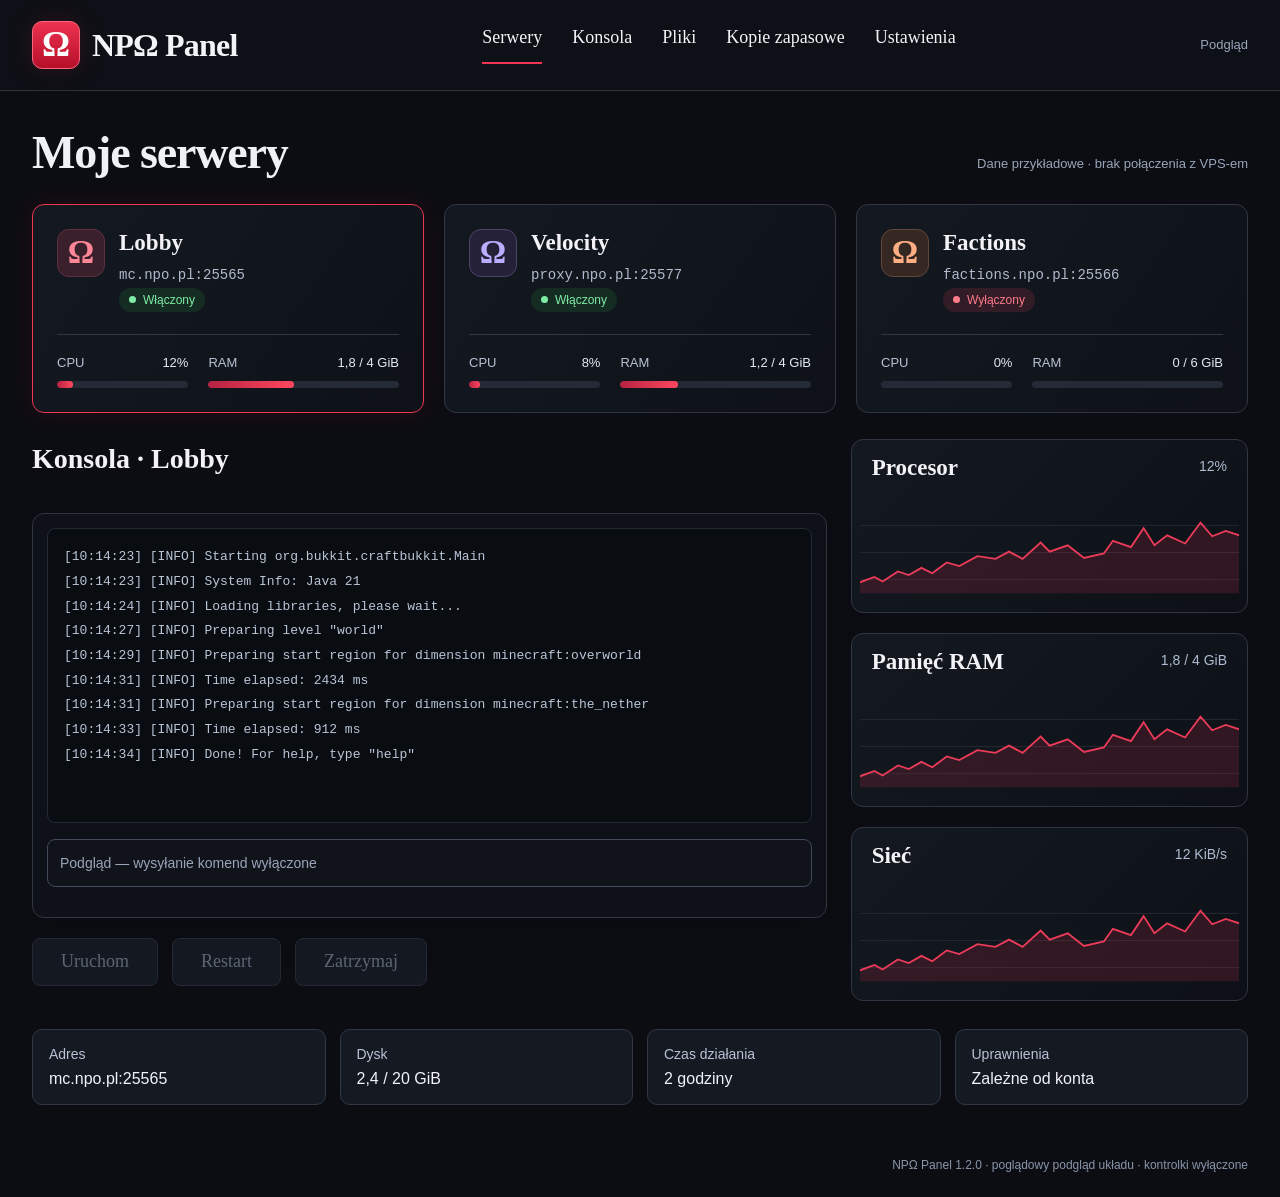
<file: preview/index.html>
<!doctype html><html lang="pl"><head><meta charset="utf-8"><meta name="viewport" content="width=device-width,initial-scale=1"><title>NPΩ Panel — podgląd 1.2.0</title><link rel="stylesheet" href="../assets/npomega.css"><style>
*{box-sizing:border-box}body{margin:0}a{color:inherit;text-decoration:none}.np-topbar-inner{margin:auto;display:flex;align-items:center;justify-content:space-between;gap:20px}.demo-nav{display:flex;gap:30px;font-family:Georgia,serif;font-size:18px}.demo-nav span:first-child{border-bottom:2px solid #ef3553;padding-bottom:14px}.demo-note{color:#99a5b9;font:13px/1.5 'Segoe UI',sans-serif}.np-console-name h1{margin:0}.np-console-power>div{display:flex;gap:14px}.np-console-power button{padding:12px 28px}.np-console-terminal{display:block}.np-console-terminal pre{font:13px/1.9 Consolas,monospace;white-space:pre-wrap;overflow-wrap:anywhere;color:#bac5d5;background:#090d12;padding:16px;border:1px solid #222a35;border-radius:8px;margin:0 0 16px;min-height:295px}.np-console-terminal input{width:100%;padding:12px;background:#0b1017;color:#abb6c9;border:1px solid #303542}.np-console-graphs h3{margin:0 12px 14px}.np-console-graphs small{float:right;font:14px/2 'Segoe UI',sans-serif;color:#aebbd0}.np-console-graphs svg{width:100%;height:100px}.np-console-details{padding:0}.np-console-details>div{padding:16px}.np-console-details p{margin:0 0 8px}footer{padding:25px 32px;text-align:right;color:#8996aa;font:12px 'Segoe UI',sans-serif}@media(max-width:800px){.demo-nav{display:none}.np-console-power button{padding:12px 16px}.np-console-terminal pre{font-size:12px}.np-shelf-heading{flex-wrap:wrap}}
</style></head><body><header class="np-topbar"><div class="np-topbar-inner"><div id="logo"><a href="#podglad">NPΩ Panel</a></div><nav class="demo-nav" aria-label="Podgląd menu"><span>Serwery</span><span>Konsola</span><span>Pliki</span><span>Kopie zapasowe</span><span>Ustawienia</span></nav><span class="demo-note">Podgląd</span></div></header><section id="np-server-shelf"><div class="np-shelf-heading"><h1>Moje serwery</h1><span class="demo-note">Dane przykładowe · brak połączenia z VPS-em</span></div><div class="np-live-cards"><a href="#podglad" class="np-live-card is-selected" data-state="running"><div class="np-card-heading"><span class="np-server-mark">Ω</span><div class="np-card-identity"><h2>Lobby</h2><p class="np-address">mc.npo.pl:25565</p></div><span class="np-server-status">Włączony</span></div><div class="np-card-stats"><div class="np-card-metric"><div><span>CPU</span><strong>12%</strong></div><div class="np-meter"><span style="width:12%"></span></div></div><div class="np-card-metric"><div><span>RAM</span><strong>1,8 / 4 GiB</strong></div><div class="np-meter"><span style="width:45%"></span></div></div></div></a><a href="#podglad" class="np-live-card " data-state="running"><div class="np-card-heading"><span class="np-server-mark">Ω</span><div class="np-card-identity"><h2>Velocity</h2><p class="np-address">proxy.npo.pl:25577</p></div><span class="np-server-status">Włączony</span></div><div class="np-card-stats"><div class="np-card-metric"><div><span>CPU</span><strong>8%</strong></div><div class="np-meter"><span style="width:8%"></span></div></div><div class="np-card-metric"><div><span>RAM</span><strong>1,2 / 4 GiB</strong></div><div class="np-meter"><span style="width:30%"></span></div></div></div></a><a href="#podglad" class="np-live-card " data-state="offline"><div class="np-card-heading"><span class="np-server-mark">Ω</span><div class="np-card-identity"><h2>Factions</h2><p class="np-address">factions.npo.pl:25566</p></div><span class="np-server-status">Wyłączony</span></div><div class="np-card-stats"><div class="np-card-metric"><div><span>CPU</span><strong>0%</strong></div><div class="np-meter"><span style="width:0%"></span></div></div><div class="np-card-metric"><div><span>RAM</span><strong>0 / 6 GiB</strong></div><div class="np-meter"><span style="width:0%"></span></div></div></div></a></div></section><main id="podglad" class="np-console-page"><div class="np-console-header"><div class="np-console-name"><h1>Lobby</h1></div><div class="np-console-power"><div><button disabled>Uruchom</button><button disabled>Restart</button><button disabled>Zatrzymaj</button></div></div></div><div class="np-console-main"><div class="np-console-terminal"><pre>[10:14:23] [INFO] Starting org.bukkit.craftbukkit.Main
[10:14:23] [INFO] System Info: Java 21
[10:14:24] [INFO] Loading libraries, please wait...
[10:14:27] [INFO] Preparing level "world"
[10:14:29] [INFO] Preparing start region for dimension minecraft:overworld
[10:14:31] [INFO] Time elapsed: 2434 ms
[10:14:31] [INFO] Preparing start region for dimension minecraft:the_nether
[10:14:33] [INFO] Time elapsed: 912 ms
[10:14:34] [INFO] Done! For help, type "help"</pre><input disabled aria-label="Komenda — podgląd" placeholder="Podgląd — wysyłanie komend wyłączone"></div><div class="np-console-details"><div><p>Adres</p>mc.npo.pl:25565</div><div><p>Dysk</p>2,4 / 20 GiB</div><div><p>Czas działania</p>2 godziny</div><div><p>Uprawnienia</p>Zależne od konta</div></div></div><aside class="np-console-graphs"><div><h3>Procesor <small>12%</small></h3><svg viewBox="0 0 420 100" role="img" aria-label="Przykładowy wykres: Procesor"><path d="M0 25H420M0 55H420M0 85H420" stroke="#252b35" fill="none"/><path d="M0 88L16 82L25 87L42 76L54 80L68 72L80 78L96 66L110 70L130 59L150 62L165 54L180 62L200 44L210 54L230 47L248 61L270 56L280 42L300 49L314 28L326 47L340 36L360 45L377 22L390 37L405 31L420 36V100H0Z" fill="#c52a4430"/><path d="M0 88L16 82L25 87L42 76L54 80L68 72L80 78L96 66L110 70L130 59L150 62L165 54L180 62L200 44L210 54L230 47L248 61L270 56L280 42L300 49L314 28L326 47L340 36L360 45L377 22L390 37L405 31L420 36" stroke="#ec3b59" stroke-width="2" fill="none"/></svg></div><div><h3>Pamięć RAM <small>1,8 / 4 GiB</small></h3><svg viewBox="0 0 420 100" role="img" aria-label="Przykładowy wykres: Pamięć RAM"><path d="M0 25H420M0 55H420M0 85H420" stroke="#252b35" fill="none"/><path d="M0 88L16 82L25 87L42 76L54 80L68 72L80 78L96 66L110 70L130 59L150 62L165 54L180 62L200 44L210 54L230 47L248 61L270 56L280 42L300 49L314 28L326 47L340 36L360 45L377 22L390 37L405 31L420 36V100H0Z" fill="#c52a4430"/><path d="M0 88L16 82L25 87L42 76L54 80L68 72L80 78L96 66L110 70L130 59L150 62L165 54L180 62L200 44L210 54L230 47L248 61L270 56L280 42L300 49L314 28L326 47L340 36L360 45L377 22L390 37L405 31L420 36" stroke="#ec3b59" stroke-width="2" fill="none"/></svg></div><div><h3>Sieć <small>12 KiB/s</small></h3><svg viewBox="0 0 420 100" role="img" aria-label="Przykładowy wykres: Sieć"><path d="M0 25H420M0 55H420M0 85H420" stroke="#252b35" fill="none"/><path d="M0 88L16 82L25 87L42 76L54 80L68 72L80 78L96 66L110 70L130 59L150 62L165 54L180 62L200 44L210 54L230 47L248 61L270 56L280 42L300 49L314 28L326 47L340 36L360 45L377 22L390 37L405 31L420 36V100H0Z" fill="#c52a4430"/><path d="M0 88L16 82L25 87L42 76L54 80L68 72L80 78L96 66L110 70L130 59L150 62L165 54L180 62L200 44L210 54L230 47L248 61L270 56L280 42L300 49L314 28L326 47L340 36L360 45L377 22L390 37L405 31L420 36" stroke="#ec3b59" stroke-width="2" fill="none"/></svg></div></aside></main><footer>NPΩ Panel 1.2.0 · poglądowy podgląd układu · kontrolki wyłączone</footer></body></html>
</file>
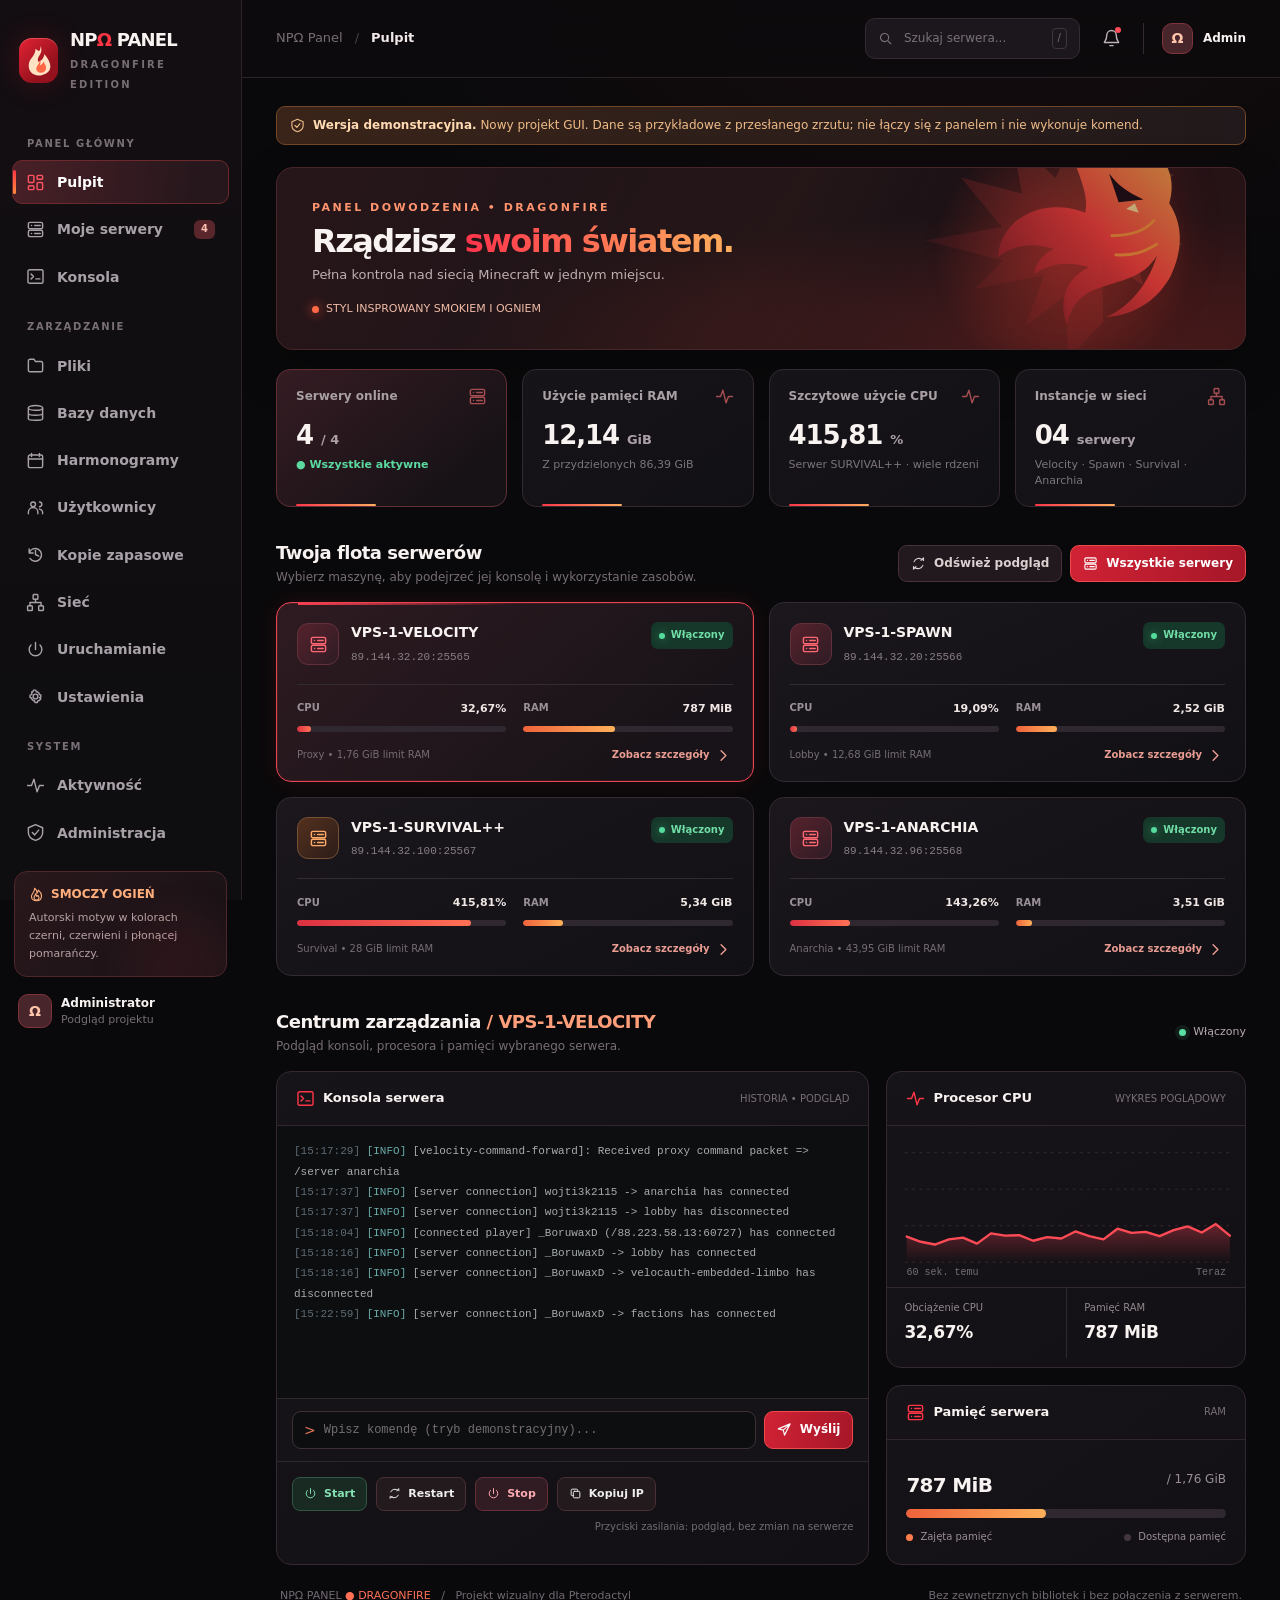
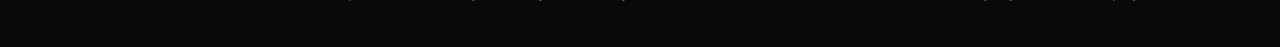
<file: themes/dragonfire-preview/index.html>
<!doctype html>
<html lang="pl">
<head>
  <meta charset="utf-8" />
  <meta name="viewport" content="width=device-width, initial-scale=1" />
  <meta name="theme-color" content="#0c0a0b" />
  <meta name="description" content="Smoczy Ogień — nowy projekt interfejsu panelu serwerów Pterodactyl." />
  <title>NPΩ Panel — DragonFire</title>
  <style>
    :root { --bg:#09090b;--nav:#100e11;--surface:#131216;--surface2:#19171c;--surface3:#211b20;--line:#2b242a;--line-strong:#4b2a2b;--text:#f8f2f0;--muted:#aaa0a4;--subtle:#776e73;--red:#ff3545;--red-dark:#b91529;--orange:#ff8b3d;--yellow:#ffcc73;--green:#56d4a0;--sidebar:242px;--shadow:0 20px 50px rgba(0,0,0,.22);font-synthesis:none; }
    *{box-sizing:border-box}html{scroll-behavior:smooth}body{margin:0;font:14px/1.45 Inter,'Segoe UI',system-ui,-apple-system,sans-serif;color:var(--text);background:var(--bg)}
    button,input{font:inherit}button{cursor:pointer}button:focus-visible,input:focus-visible{outline:2px solid #ff9b63;outline-offset:3px}svg{display:block}a{color:inherit;text-decoration:none}
    .symbols{position:absolute;width:0;height:0;overflow:hidden}.ic{width:19px;height:19px;stroke:currentColor;stroke-width:1.8;fill:none;stroke-linecap:round;stroke-linejoin:round;flex-shrink:0}.ic.sm{width:15px;height:15px}.ic.lg{width:24px;height:24px}
    .app{display:flex;min-height:100vh}.sidebar{width:var(--sidebar);flex:none;position:fixed;inset:0 auto 0 0;background:linear-gradient(180deg,#130e12,#100e11 48%,#0e0d10);border-right:1px solid #2c2228;z-index:25;display:flex;flex-direction:column;transition:transform .25s ease}
    .brand{padding:27px 19px 22px;display:flex;align-items:center;gap:12px}.brand-mark{width:42px;height:45px;border-radius:13px;display:grid;place-items:center;background:linear-gradient(135deg,#e42335,#95111d 70%);box-shadow:0 0 30px rgba(228,35,53,.2),inset 0 1px 0 #ff817e70;position:relative}.brand-mark svg{width:28px;height:32px}.brand-copy strong{font-size:18px;letter-spacing:-.8px;display:block;font-weight:850}.brand-copy strong em{font-style:normal;color:var(--red)}.brand-copy span{font-size:10px;letter-spacing:2.2px;color:var(--subtle);font-weight:800}
    .nav-group-label{color:#796f77;font-size:10px;letter-spacing:1.65px;font-weight:800;text-transform:uppercase;padding:21px 27px 9px}.nav{display:flex;flex-direction:column;gap:3px;padding:0 12px}.nav button{border:1px solid transparent;color:#a9a1a8;width:100%;background:transparent;display:flex;align-items:center;gap:12px;text-align:left;padding:11px 13px;border-radius:10px;font-weight:600;position:relative}.nav button:hover{background:#28171c;color:#fff}.nav button.active{border-color:#6f292d;background:linear-gradient(100deg,#492027 0%,#26171c 85%);color:#fff}.nav button.active:before{content:"";position:absolute;left:0;top:9px;bottom:9px;width:3px;background:linear-gradient(var(--red),var(--orange));border-radius:5px}.nav button.active .ic{color:#ff5361}.nav button .nav-badge{margin-left:auto;background:#59262b;color:#ffc0b4;font-size:10px;padding:2px 7px;border-radius:6px}.side-bottom{margin-top:auto;padding:16px 14px 21px}.side-card{padding:14px;background:linear-gradient(130deg,#29171b,#171216);border:1px solid #51262b;border-radius:13px;position:relative;overflow:hidden}.side-card:after{content:"";position:absolute;right:-16px;bottom:-55px;width:115px;height:115px;background:#ff384e12;filter:blur(20px);border-radius:50%}.side-card .side-title{display:flex;align-items:center;gap:7px;color:#ffae7c;font-size:12px;font-weight:800;margin-bottom:6px}.side-card p{margin:0;color:#b7a1a4;font-size:11px;line-height:1.6}.profile{display:flex;align-items:center;gap:9px;margin:17px 4px 0}.avatar{width:34px;height:34px;display:grid;place-items:center;background:#48242b;border:1px solid #7f333b;border-radius:10px;color:#ffc5aa;font-weight:800}.profile strong{display:block;font-size:12px}.profile span{display:block;color:var(--subtle);font-size:11px}
    .main{margin-left:var(--sidebar);width:calc(100% - var(--sidebar));min-width:0;position:relative}.main:before{content:"";position:absolute;pointer-events:none;top:0;left:0;right:0;height:400px;background:radial-gradient(ellipse at 70% 0%,#651b211f,transparent 60%);z-index:-1}.topbar{height:78px;padding:0 34px;display:flex;align-items:center;justify-content:space-between;border-bottom:1px solid #2b2328;background:#0d0b0eec;position:sticky;top:0;z-index:15;backdrop-filter:blur(16px)}.breadcrumb{display:flex;align-items:center;gap:12px;font-size:13px;color:var(--subtle)}.breadcrumb strong{color:#f3e8e8;font-weight:700}.slash{color:#4b4147}.top-actions{display:flex;align-items:center;gap:18px}.quick-search{display:flex;align-items:center;gap:9px;background:#1b171d;border:1px solid #352b32;border-radius:10px;padding:9px 12px;color:#7e747a;width:215px}.quick-search input{width:100%;color:#eee;border:0;outline:0;background:transparent;font-size:12px}.quick-search input::placeholder{color:#7b7178}.keycap{padding:2px 5px;color:#776e73;border:1px solid #41353d;border-radius:4px;font-size:10px}.icon-btn{border:0;background:transparent;color:#bcb1b7;padding:4px;position:relative}.icon-btn:hover{color:var(--red)}.notification-dot{width:6px;height:6px;border-radius:50%;background:#ff4c5a;position:absolute;right:4px;top:2px}.top-user{border-left:1px solid #342a31;padding-left:18px;display:flex;align-items:center;gap:10px}.top-user .avatar{width:31px;height:31px}.top-user span{font-size:12px;font-weight:700}.hamburger{display:none}
    .content{max-width:1700px;margin:0 auto;padding:28px 34px 45px}.demo-note{display:flex;align-items:center;gap:8px;border:1px solid #744727;color:#efbc89;background:linear-gradient(90deg,#3a2419,#21191b);border-radius:9px;padding:10px 13px;font-size:12px;margin-bottom:22px}.demo-note b{color:#ffdab3}
    .hero{border:1px solid #47262a;position:relative;min-height:183px;display:flex;align-items:center;padding:31px 35px;border-radius:17px;background:radial-gradient(ellipse at 80% 95%,#c331273d,transparent 52%),linear-gradient(110deg,#271619,#191217 62%,#291316);overflow:hidden;box-shadow:var(--shadow)}.hero:after{content:"";position:absolute;inset:0;background:linear-gradient(120deg,transparent 25%,#ff5b1a0a 50%,transparent 70%);pointer-events:none}.hero .eyebrow{font-size:11px;color:#ff946f;text-transform:uppercase;letter-spacing:2.5px;font-weight:800}.hero h1{font-size:clamp(26px,2.5vw,39px);margin:8px 0 8px;letter-spacing:-1.5px;line-height:1.08;font-weight:850}.hero h1 strong{background:linear-gradient(90deg,#ff344b,#ffb05d);background-clip:text;color:transparent}.hero p{font-size:13px;color:#bfafb0;margin:0}.hero-drawing{position:absolute;right:27px;top:-77px;width:344px;height:320px;opacity:.72;filter:drop-shadow(0 0 25px #ee33243a)}.hero-tag{display:inline-flex;gap:7px;align-items:center;margin-top:16px;font-size:11px;color:#f1bba7}.tiny-fire{width:7px;height:7px;background:#ff6945;border-radius:50%;box-shadow:0 0 12px #ff513e}
    .stats{display:grid;grid-template-columns:repeat(4,minmax(0,1fr));gap:15px;margin-top:19px}.stat{min-height:126px;background:linear-gradient(145deg,#171419,#111014);border:1px solid #33292f;border-radius:14px;padding:17px 19px;position:relative;overflow:hidden}.stat .label{font-size:12px;color:#a9a0a5;font-weight:600;display:flex;justify-content:space-between;align-items:center}.stat .label .ic{color:#a54d51}.stat .value{font-weight:830;font-size:26px;letter-spacing:-1.1px;margin:11px 0 2px}.stat .value small{font-size:13px;color:#aba0a5;font-weight:600;letter-spacing:0}.stat .desc{font-size:11px;color:#7c757b}.stat .desc b{color:#5bd9a1;font-weight:700}.stat::after{content:"";height:2px;width:35%;position:absolute;bottom:0;left:19px;background:linear-gradient(90deg,#ff3649,#ffae61);border-radius:4px}.stat.highlight{border-color:#603036;background:linear-gradient(140deg,#351c23,#171216 80%)}
    .section-title{margin:33px 0 16px;display:flex;justify-content:space-between;align-items:center;gap:15px}.section-title h2{font-size:18px;margin:0;font-weight:800;letter-spacing:-.5px}.section-title p{font-size:12px;color:var(--subtle);margin:3px 0 0}.section-actions{display:flex;gap:8px}.flat-button{display:flex;align-items:center;justify-content:center;gap:8px;border:1px solid #483137;background:#21191e;border-radius:9px;padding:9px 12px;font-size:12px;color:#ddd0d1;font-weight:700}.flat-button:hover{border-color:#a34b4d;color:#fff}.flat-button.primary{border-color:#ef4a4c;color:#fff;background:linear-gradient(100deg,#d12235,#a51728)}.flat-button.primary:hover{filter:brightness(1.18)}.flat-button:disabled{opacity:.5;cursor:not-allowed}
    .server-grid{display:grid;grid-template-columns:repeat(2,minmax(0,1fr));gap:15px}.server-card{border:1px solid #342b32;background:linear-gradient(155deg,#1b171c,#111015);border-radius:15px;padding:19px 20px 16px;transition:background .2s,border-color .2s,transform .2s;cursor:pointer;position:relative;overflow:hidden}.server-card:hover{transform:translateY(-2px);border-color:#a33a40}.server-card.selected{border-color:#ec4552;background:linear-gradient(140deg,#2e1b21 0,#181318 80%);box-shadow:inset 0 0 0 1px #e8394422,0 0 26px #db2d3120}.server-card.selected:before{content:"";height:2px;position:absolute;top:0;left:21px;right:50%;background:linear-gradient(90deg,#fa4052,transparent)}.server-header{display:flex;align-items:flex-start;justify-content:space-between;gap:15px}.server-heading{display:flex;align-items:center;gap:12px;min-width:0}.server-symbol{width:42px;height:42px;border:1px solid #63313b;border-radius:11px;background:linear-gradient(135deg,#56222c,#2e1c25);display:grid;place-items:center;color:#ff6772;flex:none}.server-symbol.orange{color:#ffaa69;border-color:#785033;background:linear-gradient(135deg,#54301e,#2c1d19)}.server-name{font-size:14px;font-weight:850;margin:0 0 2px;overflow-wrap:anywhere}.server-address{font-family:ui-monospace,SFMono-Regular,Consolas,monospace;color:#887e85;font-size:11px}.server-ellipsis{border:0;background:transparent;color:#a99ea6;padding:2px;display:grid;place-items:center}.server-ellipsis:hover{color:#fff}.status{display:inline-flex;align-items:center;gap:6px;font-size:10px;color:#70dca6;font-weight:750;border-radius:7px;padding:6px 8px;background:#16382a}.status:before{content:"";width:6px;height:6px;border-radius:50%;background:#55db9b;box-shadow:0 0 8px #55db9b88}.status.off{color:#d2abb0;background:#37242c}.status.off:before{background:#c2757d;box-shadow:none}.server-details{border-top:1px solid #322b30;display:grid;grid-template-columns:1fr 1fr;gap:17px;padding-top:16px;margin-top:18px}.metric-info{display:flex;align-items:center;justify-content:space-between;gap:8px;margin-bottom:9px}.metric-info span{font-size:10px;color:#9a9198;font-weight:700}.metric-info b{font-size:11px;color:#f0e7e5;font-weight:750}.progress-track{height:6px;border-radius:5px;background:#302830;overflow:hidden}.progress{height:100%;border-radius:5px;background:linear-gradient(90deg,#dc3041,#ff7255);max-width:100%}.progress.ram{background:linear-gradient(90deg,#ee623b,#ffb05a)}.server-footer{display:flex;justify-content:space-between;align-items:center;margin-top:14px;font-size:10px;color:#756d74}.server-footer .view{color:#e99c92;font-weight:750;display:flex;align-items:center;gap:4px}.empty{display:none;padding:30px;border:1px dashed #51323b;color:#bd9ca1;border-radius:12px;text-align:center}.empty.visible{display:block}
    .details-layout{display:grid;grid-template-columns:minmax(0,1.65fr) minmax(300px,1fr);gap:17px}.panel{background:linear-gradient(145deg,#171419,#121014);border:1px solid #342930;border-radius:15px;overflow:hidden}.panel-head{display:flex;align-items:center;justify-content:space-between;gap:10px;padding:17px 19px;border-bottom:1px solid #30262b}.panel-head h3{display:flex;align-items:center;gap:8px;font-size:13px;margin:0;font-weight:800}.panel-head h3 .ic{color:var(--red)}.panel-head .sub{font-size:10px;color:#796f76}.console{background:#0d0e10;padding:15px 17px;height:272px;overflow:auto;font:11px/1.85 ui-monospace,'Cascadia Code',Consolas,monospace;white-space:pre-wrap;overflow-wrap:anywhere;color:#a7acae}.console .log-time{color:#5e6c75}.console .log-info{color:#69aaa9}.console .log-success{color:#68db97}.console .log-warn{color:#ffbb75}.console .log-error{color:#ff6a78}.console-footer{display:flex;gap:8px;padding:12px 15px;border-top:1px solid #322830;background:#151317}.console-footer label{flex:1;display:flex;align-items:center;gap:8px;background:#0d0e10;border:1px solid #3c3035;border-radius:9px;padding:0 11px;color:#df785b;min-width:0}.console-footer input{width:100%;border:0;background:transparent;outline:0;color:#eee;font:12px ui-monospace,Consolas,monospace;padding:10px 0}.console-footer input::placeholder{color:#756e73}.control-bar{display:flex;align-items:center;gap:9px;padding:15px;border-top:1px solid #2f272d;flex-wrap:wrap}.control-bar .inline-help{margin-left:auto;font-size:10px;color:#736b73}.small-btn{display:inline-flex;gap:7px;align-items:center;padding:8px 11px;border-radius:8px;border:1px solid #4a3035;background:#221a1d;color:#eee;font-size:11px;font-weight:750}.small-btn:hover{background:#382228;border-color:#a43d44}.small-btn.run{color:#86e1b3;border-color:#315744;background:#192a23}.small-btn.stop{color:#ffabb2;border-color:#663039;background:#311c24}.small-btn .ic{width:13px;height:13px}.detail-side{display:flex;flex-direction:column;gap:17px}.chart-panel{padding-bottom:9px}.chart-container{padding:13px 12px 2px 17px}.chart-container svg{width:100%;height:auto;max-height:145px}.axis-labels{display:flex;justify-content:space-between;margin:-4px 19px 9px;color:#756d73;font:10px ui-monospace,monospace}.mini-stat-row{display:grid;grid-template-columns:1fr 1fr;gap:0;border-top:1px solid #30282e}.mini-stat{padding:13px 17px}.mini-stat+.mini-stat{border-left:1px solid #30282e}.mini-stat label{display:block;color:#92888e;font-size:10px;margin-bottom:5px}.mini-stat b{font-size:17px;font-weight:800;letter-spacing:-.4px}.mini-stat small{font-size:10px;color:#aba0a5}.ram-box{padding:19px}.ram-box .ram-top{display:flex;justify-content:space-between;gap:8px;margin:12px 0 9px}.ram-top b{font-size:20px;letter-spacing:-.7px}.ram-top span{font-size:12px;color:#9a8f96}.legend{display:flex;justify-content:space-between;gap:10px;margin-top:12px;color:#998d94;font-size:10px}.legend span{display:flex;align-items:center;gap:7px}.legend i{display:inline-block;width:7px;height:7px;border-radius:50%;background:#ff7e4c}.legend i.muted{background:#433640}
    .footer{padding:23px 4px 0;display:flex;gap:10px;align-items:center;justify-content:space-between;color:#736972;font-size:11px}.footer em{font-style:normal;color:#ff7057}.drawer-overlay{display:none}.toast{position:fixed;right:22px;bottom:22px;z-index:40;padding:13px 16px;background:#2d1d22;border:1px solid #9b3d43;color:#fff;border-radius:10px;box-shadow:0 10px 35px #0008;font-size:12px;max-width:350px;opacity:0;transform:translateY(12px);pointer-events:none;transition:opacity .2s,transform .2s}.toast.visible{opacity:1;transform:none}.section-else{padding:23px;border:1px dashed #5d333a;border-radius:12px;background:#1c1519;color:#b9a8ad;display:none;margin-top:16px}.section-else h3{margin:0 0 7px;color:#fff}.section-else p{margin:0;font-size:12px}.quick-tools{display:flex;align-items:center;gap:7px}.pulse-dot{width:7px;height:7px;background:#5bdea1;border-radius:50%;box-shadow:0 0 0 4px #5bdea119}
    #servers,#consoleSection{scroll-margin-top:95px}
    @media(min-width:1750px){.server-grid{grid-template-columns:repeat(4,minmax(0,1fr))}.server-details{gap:10px}.server-card{padding:17px}.stats{gap:18px}.content{padding-inline:46px}}
    @media(max-width:1190px){.stats{grid-template-columns:repeat(2,minmax(0,1fr))}.details-layout{grid-template-columns:1fr}.detail-side{display:grid;grid-template-columns:1fr 1fr}.hero-drawing{right:-30px}.quick-search{width:165px}}
    @media(max-width:800px){:root{--sidebar:242px}.sidebar{transform:translateX(-100%);box-shadow:15px 0 60px #0008}.sidebar.open{transform:none}.drawer-overlay.open{display:block;position:fixed;inset:0;background:#0009;z-index:24}.main{margin-left:0;width:100%}.topbar{height:68px;padding:0 18px}.hamburger{display:block}.breadcrumb{margin-right:auto;margin-left:12px}.top-user{display:none}.content{padding:22px 18px}.quick-search{width:35px;border:0;background:transparent;padding:0}.quick-search input,.quick-search .keycap{display:none}.top-actions{gap:11px}.hero{padding:27px 23px;min-height:160px}.hero-drawing{opacity:.35;right:-100px}.hero p{max-width:390px}}
    @media(max-width:590px){.hero h1{font-size:29px;max-width:300px}.hero p{max-width:245px}.stats{grid-template-columns:repeat(2,1fr);gap:10px}.stat{min-height:112px;padding:13px}.stat .value{font-size:21px}.stat .label{font-size:10px}.stat .desc{font-size:10px}.server-grid,.detail-side{grid-template-columns:1fr}.section-title{align-items:flex-start}.section-actions .flat-button:nth-child(2){display:none}.section-title h2{font-size:16px}.server-card{padding:16px}.server-name{font-size:13px}.footer{flex-direction:column;align-items:flex-start}.control-bar .inline-help{width:100%;margin-left:0}}
    @media(prefers-reduced-motion:reduce){*,*:before,*:after{transition:none!important;scroll-behavior:auto!important}}
  </style>
</head>
<body>
<svg class="symbols" aria-hidden="true" xmlns="http://www.w3.org/2000/svg">
  <symbol id="i-dashboard" viewBox="0 0 24 24"><rect x="3" y="3" width="7" height="9" rx="1.5"/><rect x="14" y="3" width="7" height="5" rx="1.5"/><rect x="14" y="12" width="7" height="9" rx="1.5"/><rect x="3" y="16" width="7" height="5" rx="1.5"/></symbol>
  <symbol id="i-server" viewBox="0 0 24 24"><rect x="3" y="3" width="18" height="8" rx="2"/><rect x="3" y="13" width="18" height="8" rx="2"/><path d="M7 7h.01M7 17h.01M11 7h7M11 17h7"/></symbol>
  <symbol id="i-console" viewBox="0 0 24 24"><rect x="2.5" y="3.5" width="19" height="17" rx="2"/><path d="m6.5 9 3 3-3 3M12.5 15h5"/></symbol>
  <symbol id="i-folder" viewBox="0 0 24 24"><path d="M3 6a2 2 0 0 1 2-2h5l2 3h7a2 2 0 0 1 2 2v9a2 2 0 0 1-2 2H5a2 2 0 0 1-2-2z"/></symbol>
  <symbol id="i-db" viewBox="0 0 24 24"><ellipse cx="12" cy="5" rx="9" ry="3"/><path d="M3 5v14c0 2 18 2 18 0V5M3 12c0 3 18 3 18 0"/></symbol>
  <symbol id="i-calendar" viewBox="0 0 24 24"><rect x="3" y="5" width="18" height="16" rx="2"/><path d="M7 3v4M17 3v4M3 10h18"/></symbol>
  <symbol id="i-users" viewBox="0 0 24 24"><circle cx="9" cy="8" r="3"/><path d="M3 20v-2a6 6 0 0 1 12 0v2M17 5a3 3 0 0 1 0 6M17 14a5 5 0 0 1 4 5v1"/></symbol>
  <symbol id="i-backup" viewBox="0 0 24 24"><path d="M4 10A8 8 0 1 1 5 17M4 5v5h5M12 7v5l4 2"/></symbol>
  <symbol id="i-network" viewBox="0 0 24 24"><rect x="9" y="2" width="6" height="6" rx="1"/><rect x="2" y="16" width="6" height="6" rx="1"/><rect x="16" y="16" width="6" height="6" rx="1"/><path d="M12 8v4M5 16v-4h14v4"/></symbol>
  <symbol id="i-power" viewBox="0 0 24 24"><path d="M12 3v9M6.3 6.3a8 8 0 1 0 11.4 0"/></symbol>
  <symbol id="i-settings" viewBox="0 0 24 24"><circle cx="12" cy="12" r="3"/><path d="M19.4 15a1 1 0 0 0 .2 1.1l.1.1-2.2 2.2a1 1 0 0 0-1.1-.1l-.4.2-.5 2h-3l-.5-2-.4-.2a1 1 0 0 0-1.1.1l-2.2-2.2a1 1 0 0 0 .1-1.1l-.2-.4-2-.5v-3l2-.5.2-.4a1 1 0 0 0-.1-1.1L8.5 7a1 1 0 0 0 1.1.1l.4-.2.5-2h3l.5 2 .4.2a1 1 0 0 0 1.1-.1L17.7 9a1 1 0 0 0-.1 1.1l.2.4 2 .5v3l-2 .5z" transform="translate(-1.1 -1)"/></symbol>
  <symbol id="i-activity" viewBox="0 0 24 24"><path d="M2 12h5l3-8 4 16 3-8h5"/></symbol>
  <symbol id="i-search" viewBox="0 0 24 24"><circle cx="10.5" cy="10.5" r="6.5"/><path d="m15.4 15.4 5 5"/></symbol>
  <symbol id="i-bell" viewBox="0 0 24 24"><path d="M18 8a6 6 0 0 0-12 0c0 7-3 7-3 9h18c0-2-3-2-3-9M10 21h4"/></symbol>
  <symbol id="i-chevron" viewBox="0 0 24 24"><path d="m9 18 6-6-6-6"/></symbol>
  <symbol id="i-copy" viewBox="0 0 24 24"><rect x="8" y="8" width="12" height="12" rx="2"/><path d="M16 8V6a2 2 0 0 0-2-2H6a2 2 0 0 0-2 2v8a2 2 0 0 0 2 2h2"/></symbol>
  <symbol id="i-more" viewBox="0 0 24 24"><circle cx="5" cy="12" r="1"/><circle cx="12" cy="12" r="1"/><circle cx="19" cy="12" r="1"/></symbol>
  <symbol id="i-flame" viewBox="0 0 24 24"><path d="M12 22c5 0 8-3.5 8-8.1 0-4-2.6-7-5-9-.3 3-1.3 4.5-2.4 5.3C13.6 5.4 11 3.6 9 2c-.2 3.5-1 5.7-2.9 8C4.8 11.6 4 13 4 15c0 4.2 3.5 7 8 7Z"/><path d="M12 21c2.4 0 4-1.8 4-4.1 0-1.3-.6-2.4-1.7-3.7-.2 1.3-.9 1.8-1.7 2.1-.1-1.9-1.3-3.2-2.4-4.3 0 1.8-.6 2.8-1.5 4-1.7 2.5-.2 6 3.3 6Z"/></symbol>
  <symbol id="i-shield" viewBox="0 0 24 24"><path d="m12 2 9 4v6c0 5-4 8.5-9 10-5-1.5-9-5-9-10V6zM8 12l3 3 5-6"/></symbol>
  <symbol id="i-menu" viewBox="0 0 24 24"><path d="M3 6h18M3 12h18M3 18h18"/></symbol>
  <symbol id="i-refresh" viewBox="0 0 24 24"><path d="M20 7V3l-4 4M4 17v4l4-4M5 9a8 8 0 0 1 13-3M19 15a8 8 0 0 1-13 3"/></symbol>
  <symbol id="i-send" viewBox="0 0 24 24"><path d="m21 3-9 18-2-8-8-2zM10 13 21 3"/></symbol>
  <symbol id="i-external" viewBox="0 0 24 24"><path d="M13 5h6v6M19 5l-9 9M19 13v6H5V5h6"/></symbol>
</svg>
<div class="app">
  <aside class="sidebar" id="sidebar">
    <div class="brand">
      <div class="brand-mark" aria-label="Symbol płomienia"><svg viewBox="0 0 32 36" xmlns="http://www.w3.org/2000/svg"><path d="M18 2c3 10-5 11-3 18 4-1 7-5 7-9 11 12 8 22-2 24C8 38 2 29 5 20c2-5 7-8 7-15 4 3 5 5 6-3Z" fill="#ffe2c4"/><path d="M17 17c1 5-5 7-4 12 2 5 10 5 11-1 1-4-3-7-3-9 0 3-2 4-4 5 1-3 1-5 0-7Z" fill="#ff6745"/></svg></div>
      <div class="brand-copy"><strong>NP<em>Ω</em> PANEL</strong><span>DRAGONFIRE EDITION</span></div>
    </div>
    <div class="nav-group-label">Panel główny</div>
    <nav class="nav" aria-label="Nawigacja główna">
      <button class="active" data-nav="Pulpit"><svg class="ic"><use href="#i-dashboard"/></svg>Pulpit</button>
      <button data-nav="Serwery"><svg class="ic"><use href="#i-server"/></svg>Moje serwery<span class="nav-badge">4</span></button>
      <button data-nav="Konsola"><svg class="ic"><use href="#i-console"/></svg>Konsola</button>
    </nav>
    <div class="nav-group-label">Zarządzanie</div>
    <nav class="nav" aria-label="Zarządzanie">
      <button data-nav="Pliki"><svg class="ic"><use href="#i-folder"/></svg>Pliki</button>
      <button data-nav="Bazy danych"><svg class="ic"><use href="#i-db"/></svg>Bazy danych</button>
      <button data-nav="Harmonogramy"><svg class="ic"><use href="#i-calendar"/></svg>Harmonogramy</button>
      <button data-nav="Użytkownicy"><svg class="ic"><use href="#i-users"/></svg>Użytkownicy</button>
      <button data-nav="Kopie zapasowe"><svg class="ic"><use href="#i-backup"/></svg>Kopie zapasowe</button>
      <button data-nav="Sieć"><svg class="ic"><use href="#i-network"/></svg>Sieć</button>
      <button data-nav="Uruchamianie"><svg class="ic"><use href="#i-power"/></svg>Uruchamianie</button>
      <button data-nav="Ustawienia"><svg class="ic"><use href="#i-settings"/></svg>Ustawienia</button>
    </nav>
    <div class="nav-group-label">System</div>
    <nav class="nav" aria-label="System">
      <button data-nav="Aktywność"><svg class="ic"><use href="#i-activity"/></svg>Aktywność</button>
      <button data-nav="Administracja"><svg class="ic"><use href="#i-shield"/></svg>Administracja</button>
    </nav>
    <div class="side-bottom">
      <div class="side-card"><div class="side-title"><svg class="ic sm"><use href="#i-flame"/></svg> SMOCZY OGIEŃ</div><p>Autorski motyw w kolorach czerni, czerwieni i płonącej pomarańczy.</p></div>
      <div class="profile"><div class="avatar">Ω</div><div><strong>Administrator</strong><span>Podgląd projektu</span></div></div>
    </div>
  </aside>
  <div class="drawer-overlay" id="overlay"></div>
  <main class="main">
    <header class="topbar">
      <button class="icon-btn hamburger" id="hamburger" aria-label="Otwórz menu"><svg class="ic lg"><use href="#i-menu"/></svg></button>
      <div class="breadcrumb"><span>NPΩ Panel</span><span class="slash">/</span><strong id="breadcrumbCurrent">Pulpit</strong></div>
      <div class="top-actions"><label class="quick-search"><svg class="ic sm"><use href="#i-search"/></svg><input id="search" aria-label="Filtruj serwery" placeholder="Szukaj serwera..."/><span class="keycap">/</span></label><button class="icon-btn" id="bell" aria-label="Powiadomienia"><svg class="ic"><use href="#i-bell"/></svg><i class="notification-dot"></i></button><div class="top-user"><div class="avatar">Ω</div><span>Admin</span></div></div>
    </header>
    <div class="content">
      <div class="demo-note"><svg class="ic sm"><use href="#i-shield"/></svg><span><b>Wersja demonstracyjna.</b> Nowy projekt GUI. Dane są przykładowe z przesłanego zrzutu; nie łączy się z panelem i nie wykonuje komend.</span></div>
      <section class="hero" aria-labelledby="hero-title">
        <div style="position:relative;z-index:1"><div class="eyebrow">Panel dowodzenia • DragonFire</div><h1 id="hero-title">Rządzisz <strong>swoim światem.</strong></h1><p>Pełna kontrola nad siecią Minecraft w jednym miejscu.</p><div class="hero-tag"><i class="tiny-fire"></i> STYL INSPROWANY SMOKIEM I OGNIEM</div></div>
        <svg class="hero-drawing" viewBox="0 0 360 330" aria-hidden="true"><defs><linearGradient id="dragonGradient" x1="0" x2="1" y1="1" y2="0"><stop offset="0" stop-color="#a81830" stop-opacity=".25"/><stop offset=".55" stop-color="#ff413d"/><stop offset="1" stop-color="#ffb04d"/></linearGradient><radialGradient id="dragonGlow"><stop stop-color="#ff4935" stop-opacity=".4"/><stop offset="1" stop-color="#ff4935" stop-opacity="0"/></radialGradient></defs><circle cx="198" cy="169" r="136" fill="url(#dragonGlow)"/><path d="M262 44 227 79l-13-46-24 56-47-47 12 63-64-17 43 52-81 14 82 21-30 30 73-15-19 53 42-32 2 67 37-39-2-68 44 30-18-57 59 15-48-42 39-32-59-7 20-36-56 16Z" fill="url(#dragonGradient)" opacity=".23"/><path d="M294 61c-38 23-65 18-85 8 7 21 16 39 12 56-18-8-44-8-62 2-18 9-29 28-29 44 17-13 39-15 58-8-12 6-20 16-20 26 17-12 37-13 57-7-26 12-32 39-23 60 4-21 17-33 33-38 25-9 47-11 61-34-9 30-29 54-53 64 31-2 55-19 68-44 11-24 14-50-2-75 7-23-1-43-15-54Z" fill="url(#dragonGradient)"/><path d="M282 111c-18-8-27-15-36-27l10 30 26-3Z" fill="#190c13"/><path d="m273 115-9 6 13 4Z" fill="#ffdf9c"/><path d="M293 133c-11 13-28 16-44 16m47 9c-13 8-25 12-43 11" stroke="#ff963c" stroke-width="3" stroke-linecap="round" fill="none"/><path d="M241 79 213 42m39 41 13-36" stroke="#ff773e" stroke-width="4" stroke-linecap="round" opacity=".7"/></svg>
      </section>
      <section class="stats" aria-label="Statystyki"><div class="stat highlight"><div class="label">Serwery online <svg class="ic"><use href="#i-server"/></svg></div><div class="value" id="stat-online">4 <small>/ 4</small></div><div class="desc"><b>● Wszystkie aktywne</b></div></div><div class="stat"><div class="label">Użycie pamięci RAM <svg class="ic"><use href="#i-activity"/></svg></div><div class="value">12,14 <small>GiB</small></div><div class="desc">Z przydzielonych 86,39 GiB</div></div><div class="stat"><div class="label">Szczytowe użycie CPU <svg class="ic"><use href="#i-activity"/></svg></div><div class="value">415,81 <small>%</small></div><div class="desc">Serwer SURVIVAL++ · wiele rdzeni</div></div><div class="stat"><div class="label">Instancje w sieci <svg class="ic"><use href="#i-network"/></svg></div><div class="value">04 <small>serwery</small></div><div class="desc">Velocity · Spawn · Survival · Anarchia</div></div></section>
      <section id="servers" aria-labelledby="serversTitle"><div class="section-title"><div><h2 id="serversTitle">Twoja flota serwerów</h2><p>Wybierz maszynę, aby podejrzeć jej konsolę i wykorzystanie zasobów.</p></div><div class="section-actions"><button class="flat-button" id="refresh"><svg class="ic sm"><use href="#i-refresh"/></svg>Odśwież podgląd</button><button class="flat-button primary" id="all-servers"><svg class="ic sm"><use href="#i-server"/></svg>Wszystkie serwery</button></div></div>
        <div class="server-grid" id="serverGrid"></div><div class="empty" id="empty">Nie znaleziono serwera o takiej nazwie lub adresie.</div>
      </section>
      <section id="consoleSection" aria-labelledby="detailsTitle"><div class="section-title"><div><h2 id="detailsTitle">Centrum zarządzania <span id="selectedHeading" style="color:#ff9e7a">/ VPS-1-VELOCITY</span></h2><p>Podgląd konsoli, procesora i pamięci wybranego serwera.</p></div><div class="quick-tools"><span class="pulse-dot"></span><span id="selectedState" style="font-size:11px;color:#b6a9af">Włączony</span></div></div>
        <div class="details-layout"><div class="panel"><div class="panel-head"><h3><svg class="ic"><use href="#i-console"/></svg>Konsola serwera</h3><span class="sub">HISTORIA • PODGLĄD</span></div><div class="console" id="consoleLines" aria-live="polite"></div><form class="console-footer" id="commandForm"><label><span>&gt;</span><input id="commandInput" autocomplete="off" placeholder="Wpisz komendę (tryb demonstracyjny)..."/></label><button class="flat-button primary" type="submit" aria-label="Wyślij komendę w podglądzie"><svg class="ic sm"><use href="#i-send"/></svg>Wyślij</button></form><div class="control-bar"><button class="small-btn run" data-action="start"><svg class="ic"><use href="#i-power"/></svg>Start</button><button class="small-btn" data-action="restart"><svg class="ic"><use href="#i-refresh"/></svg>Restart</button><button class="small-btn stop" data-action="stop"><svg class="ic"><use href="#i-power"/></svg>Stop</button><button class="small-btn" data-action="copy"><svg class="ic"><use href="#i-copy"/></svg>Kopiuj IP</button><span class="inline-help">Przyciski zasilania: podgląd, bez zmian na serwerze</span></div></div>
          <div class="detail-side"><div class="panel chart-panel"><div class="panel-head"><h3><svg class="ic"><use href="#i-activity"/></svg>Procesor CPU</h3><span class="sub">WYKRES POGLĄDOWY</span></div><div class="chart-container"><svg viewBox="0 0 360 142" aria-label="Przykładowa historia zużycia CPU" role="img"><defs><linearGradient id="cpuFill" x1="0" x2="0" y1="0" y2="1"><stop offset="0" stop-color="#fb4152" stop-opacity=".36"/><stop offset="1" stop-color="#fb4152" stop-opacity="0"/></linearGradient></defs><path d="M1 15H359 M1 55H359 M1 95H359 M1 135H359" stroke="#3c2a32" stroke-width="1" stroke-dasharray="3 5"/><path id="cpuArea" fill="url(#cpuFill)"/><path id="cpuPath" fill="none" stroke="#ff4b56" stroke-width="2.6" stroke-linecap="round" stroke-linejoin="round"/></svg></div><div class="axis-labels"><span>60 sek. temu</span><span>Teraz</span></div><div class="mini-stat-row"><div class="mini-stat"><label>Obciążenie CPU</label><b id="selectedCPU">32,67%</b></div><div class="mini-stat"><label>Pamięć RAM</label><b id="selectedRamShort">787 <small>MiB</small></b></div></div></div><div class="panel"><div class="panel-head"><h3><svg class="ic"><use href="#i-server"/></svg>Pamięć serwera</h3><span class="sub">RAM</span></div><div class="ram-box"><div class="ram-top"><b id="ramCurrent">787 MiB</b><span id="ramMax">/ 1,76 GiB</span></div><div class="progress-track" style="height:9px"><div class="progress ram" id="ramProgress" style="width:44%"></div></div><div class="legend"><span><i></i> Zajęta pamięć</span><span><i class="muted"></i> Dostępna pamięć</span></div></div></div></div>
        </div>
      </section>
      <div class="section-else" id="otherView"><h3 id="otherTitle">Sekcja projektu</h3><p id="otherCopy">Ta część wymaga podłączenia do oryginalnego panelu Pterodactyl. Obecny plik jest prezentacją wyglądu i nawigacji.</p></div>
      <footer class="footer"><span>NPΩ PANEL <em>● DRAGONFIRE</em> &nbsp; / &nbsp; Projekt wizualny dla Pterodactyl</span><span>Bez zewnętrznych bibliotek i bez połączenia z serwerem.</span></footer>
    </div>
  </main>
</div>
<div class="toast" id="toast" role="status" aria-live="polite"></div>
<script>
(()=>{
  'use strict';
  const servers=[
    {id:'velocity',name:'VPS-1-VELOCITY',address:'89.144.32.20:25565',cpu:32.67,cpuText:'32,67%',ram:787/1024,ramText:'787 MiB',ramTotal:1.76,ramTotalText:'1,76 GiB',color:'red',state:'online',players:'Proxy',logs:[['15:17:29','INFO','[velocity-command-forward]: Received proxy command packet => /server anarchia'],['15:17:37','INFO','[server connection] wojti3k2115 -> anarchia has connected'],['15:17:37','INFO','[server connection] wojti3k2115 -> lobby has disconnected'],['15:18:04','INFO','[connected player] _BoruwaxD (/88.223.58.13:60727) has connected'],['15:18:16','INFO','[server connection] _BoruwaxD -> lobby has connected'],['15:18:16','INFO','[server connection] _BoruwaxD -> velocauth-embedded-limbo has disconnected'],['15:22:59','INFO','[server connection] _BoruwaxD -> factions has connected']]},
    {id:'spawn',name:'VPS-1-SPAWN',address:'89.144.32.20:25566',cpu:19.09,cpuText:'19,09%',ram:2.52,ramText:'2,52 GiB',ramTotal:12.68,ramTotalText:'12,68 GiB',color:'red',state:'online',players:'Lobby',logs:[['15:15:09','INFO','[Server thread/INFO]: Done! Lobby ready for players.'],['15:16:02','INFO','[LuckPerms] Successfully connected to the database.'],['15:17:19','INFO','[TAB] Player list updated.'],['15:18:16','INFO','[Server thread/INFO]: _BoruwaxD joined the game.'],['15:19:41','INFO','[Server thread/INFO]: Saving player data.']]},
    {id:'survival',name:'VPS-1-SURVIVAL++',address:'89.144.32.100:25567',cpu:415.81,cpuText:'415,81%',ram:5.34,ramText:'5,34 GiB',ramTotal:28,ramTotalText:'28 GiB',color:'orange',state:'online',players:'Survival',logs:[['15:12:11','INFO','[Server thread/INFO]: Starting minecraft server version 1.21.11'],['15:12:36','INFO','[Server thread/INFO]: Preparing spawn area...'],['15:13:10','INFO','[Server thread/INFO]: Done!'],['15:17:35','INFO','[Jobs] Player data synchronized.'],['15:21:07','INFO','[Server thread/INFO]: Autosave completed.']]},
    {id:'anarchia',name:'VPS-1-ANARCHIA',address:'89.144.32.96:25568',cpu:143.26,cpuText:'143,26%',ram:3.51,ramText:'3,51 GiB',ramTotal:43.95,ramTotalText:'43,95 GiB',color:'red',state:'online',players:'Anarchia',logs:[['15:11:09','INFO','[Server thread/INFO]: Loading world "world"'],['15:12:18','INFO','[Server thread/INFO]: Done!'],['15:17:37','INFO','[LuckPerms] Permissions loaded.'],['15:19:13','INFO','[TAB] Scoreboard loaded successfully.'],['15:21:28','INFO','[Server thread/INFO]: Saved world data.']]}
  ];
  const $=id=>document.getElementById(id), icon=id=>`<svg class="ic"><use href="#i-${id}"/></svg>`;
  let selected=servers[0], toastTimer, currentNav='Pulpit';
  const format=(n)=>n.toLocaleString('pl-PL',{maximumFractionDigits:1});
  function notify(message){const t=$('toast'); t.textContent=message;t.classList.add('visible');clearTimeout(toastTimer);toastTimer=setTimeout(()=>t.classList.remove('visible'),3400)}
  function cards(){const q=$('search').value.toLowerCase().trim();const matches=servers.filter(s=>(s.name+' '+s.address+' '+s.players).toLowerCase().includes(q));$('serverGrid').innerHTML=matches.map(s=>`<article class="server-card ${selected.id===s.id?'selected':''}" data-server="${s.id}" tabindex="0" role="button" aria-label="Wybierz ${s.name}" aria-pressed="${selected.id===s.id}"><div class="server-header"><div class="server-heading"><div class="server-symbol ${s.color==='orange'?'orange':''}">${icon('server')}</div><div><h3 class="server-name">${s.name}</h3><span class="server-address">${s.address}</span></div></div><span class="status ${s.state!=='online'?'off':''}">${s.state==='online'?'Włączony':'Wyłączony'}</span></div><div class="server-details"><div><div class="metric-info"><span>CPU</span><b>${s.cpuText}</b></div><div class="progress-track"><div class="progress" style="width:${Math.min(100,s.cpu/5).toFixed(1)}%"></div></div></div><div><div class="metric-info"><span>RAM</span><b>${s.ramText}</b></div><div class="progress-track"><div class="progress ram" style="width:${(s.ram/s.ramTotal*100).toFixed(1)}%"></div></div></div></div><div class="server-footer"><span>${s.players} • ${s.ramTotalText} limit RAM</span><span class="view">Zobacz szczegóły ${icon('chevron')}</span></div></article>`).join('');$('empty').classList.toggle('visible',!matches.length);
    document.querySelectorAll('[data-server]').forEach(el=>{const pick=()=>select(el.dataset.server);el.addEventListener('click',pick);el.addEventListener('keydown',e=>{if(e.key==='Enter'||e.key===' '){e.preventDefault();pick()}})});
  }
  function drawChart(s){let series=[.53,.42,.36,.47,.51,.38,.6,.55,.56,.44,.52,.49,.64,.54,.47,.7,.61,.63,.54,.67,.75,.62,.8,.55];let multiplier=s.id==='survival'?1:s.id==='anarchia'?.68:s.id==='velocity'?.44:.32;let points=series.map((v,i)=>[3+i*(354/(series.length-1)),134-(v*multiplier)*116]);$('cpuPath').setAttribute('d',points.map(([x,y],i)=>`${i===0?'M':'L'}${x.toFixed(1)} ${y.toFixed(1)}`).join(' '));$('cpuArea').setAttribute('d',$('cpuPath').getAttribute('d')+' L357 135 L3 135 Z')}
  function logLine([time,level,message]){const safe=message.replace(/&/g,'&amp;').replace(/</g,'&lt;').replace(/>/g,'&gt;');return `<div><span class="log-time">[${time}]</span> <span class="${level==='INFO'?'log-info':level==='WARN'?'log-warn':'log-error'}">[${level}]</span> ${safe}</div>`}
  function select(id){selected=servers.find(s=>s.id===id)||servers[0];cards();$('selectedHeading').textContent='/ '+selected.name;$('selectedState').textContent=selected.state==='online'?'Włączony':'Wyłączony';$('selectedCPU').textContent=selected.cpuText;$('selectedRamShort').textContent=selected.ramText;$('ramCurrent').textContent=selected.ramText;$('ramMax').textContent='/ '+selected.ramTotalText;$('ramProgress').style.width=(selected.ram/selected.ramTotal*100).toFixed(1)+'%';$('consoleLines').innerHTML=selected.logs.map(logLine).join('');$('consoleLines').scrollTop=$('consoleLines').scrollHeight;drawChart(selected)}
  function navigate(section){currentNav=section;$('breadcrumbCurrent').textContent=section;document.querySelectorAll('[data-nav]').forEach(b=>b.classList.toggle('active',b.dataset.nav===section));closeDrawer();if(section==='Pulpit'){window.scrollTo({top:0,behavior:'smooth'});$('otherView').style.display='none'}else if(section==='Serwery'){$('servers').scrollIntoView({behavior:'smooth',block:'start'});$('otherView').style.display='none'}else if(section==='Konsola'){$('consoleSection').scrollIntoView({behavior:'smooth',block:'start'});$('otherView').style.display='none'}else{$('otherTitle').textContent=section+' — projekt ekranu';$('otherCopy').textContent='Nawigacja jest aktywna. Ekran „'+section+'” zostanie podłączony do funkcji prawdziwego Pterodactyl przy wdrożeniu motywu. Ten prototyp nie wykonuje operacji na serwerze.';$('otherView').style.display='block';$('otherView').scrollIntoView({behavior:'smooth',block:'center'})}}
  function closeDrawer(){$('sidebar').classList.remove('open');$('overlay').classList.remove('open')}
  document.querySelectorAll('[data-nav]').forEach(el=>el.addEventListener('click',()=>navigate(el.dataset.nav)));
  $('hamburger').addEventListener('click',()=>{$('sidebar').classList.toggle('open');$('overlay').classList.toggle('open')});$('overlay').addEventListener('click',closeDrawer);
  $('search').addEventListener('input',()=>{cards();if($('search').value&&window.innerWidth<800)$('servers').scrollIntoView({behavior:'smooth'})});
  document.addEventListener('keydown',e=>{if(e.key==='Escape')closeDrawer();if(e.key==='/'&&document.activeElement.tagName!=='INPUT'){e.preventDefault();$('search').focus()}});
  $('refresh').addEventListener('click',()=>{cards();select(selected.id);notify('Odświeżono dane demonstracyjne. Brak połączenia z serwerem.')});$('all-servers').addEventListener('click',()=>{$('search').value='';cards();navigate('Serwery')});
  $('bell').addEventListener('click',()=>notify('To podgląd projektu — powiadomienia będą dostępne po integracji.'));
  document.querySelectorAll('[data-action]').forEach(b=>b.addEventListener('click',async()=>{const action=b.dataset.action;if(action==='copy'){const value=selected.address;try{await navigator.clipboard.writeText(value);notify('Skopiowano adres: '+value)}catch{notify('Adres serwera: '+value)}return}notify(`„${action==='start'?'Start':action==='stop'?'Stop':'Restart'}” — podgląd przycisku. Nie wysłano żadnego polecenia do ${selected.name}.`)}));
  $('commandForm').addEventListener('submit',e=>{e.preventDefault();const input=$('commandInput'),cmd=input.value.trim();if(!cmd)return;const d=document.createElement('div');d.innerHTML='<span class="log-warn">[DEMO]</span> Wpisana komenda nie została wysłana na serwer.';$('consoleLines').appendChild(d);$('consoleLines').scrollTop=$('consoleLines').scrollHeight;input.value='';notify('Tryb demonstracyjny — nie wysłano komendy.')});
  select(servers[0].id);
})();
</script>
</body>
</html>
</file>
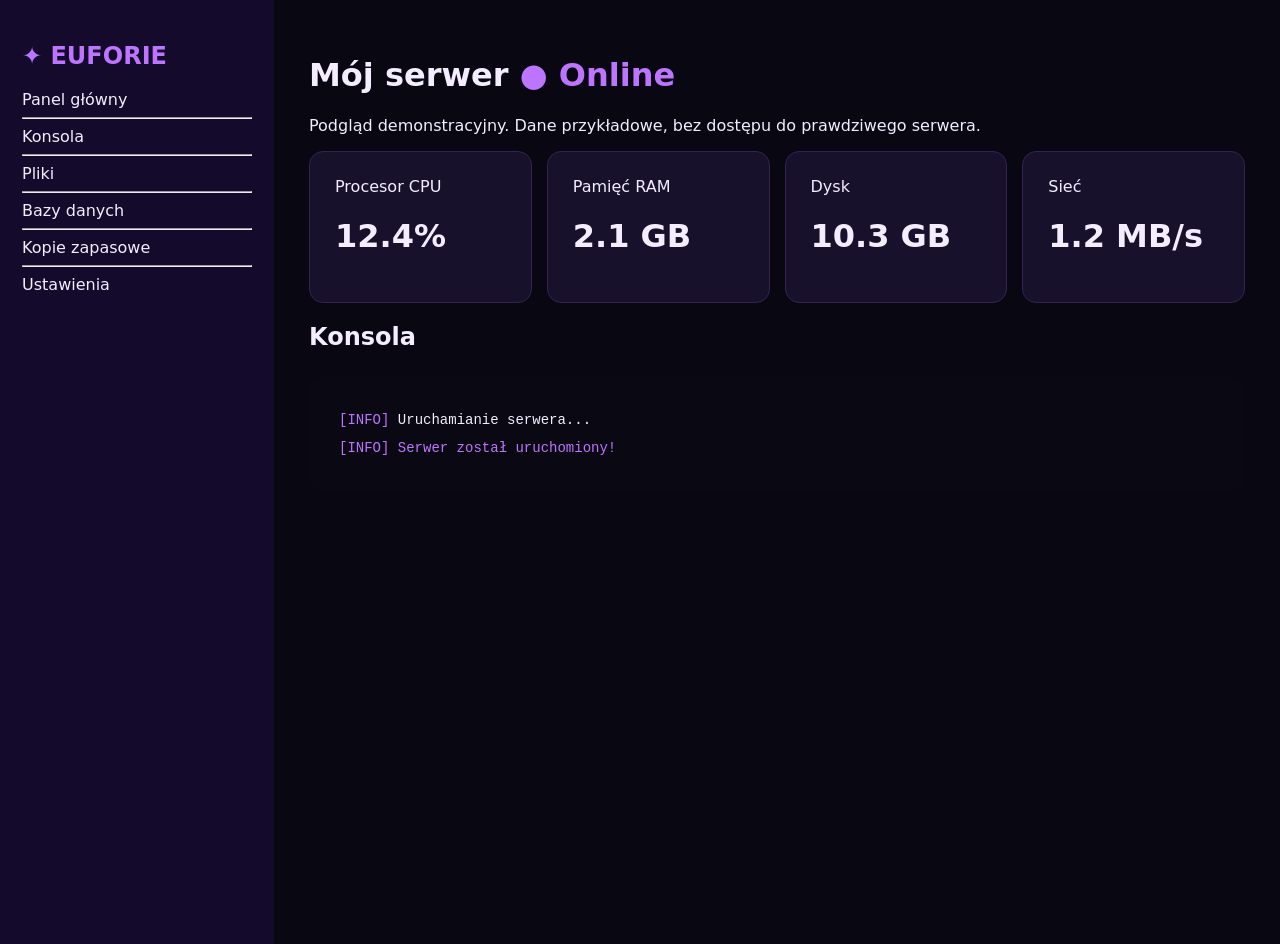
<file: themes/drakoria-purple/full/preview/index.html>
<html lang="pl"><meta charset="utf-8"><title>EUFORIE Purple — podgląd</title><style>body{background:#080712;color:#f3edff;font:16px system-ui;display:flex;margin:0}aside{background:#140b2c;width:230px;height:100vh;padding:22px}main{padding:35px;flex:1}.cards{display:flex;gap:15px}.box{background:#18112c;border:1px solid #33234e;border-radius:14px;padding:25px;flex:1}.purple{color:#bd75ff}.console{font:14px monospace;background:#0a0812;margin-top:25px;padding:30px;border-radius:15px;line-height:2}</style><aside><h2 class="purple">✦ EUFORIE</h2>Panel główny<hr>Konsola<hr>Pliki<hr>Bazy danych<hr>Kopie zapasowe<hr>Ustawienia</aside><main><h1>Mój serwer <span class="purple">● Online</span></h1><p>Podgląd demonstracyjny. Dane przykładowe, bez dostępu do prawdziwego serwera.</p><div class="cards"><div class="box">Procesor CPU<h1>12.4%</h1></div><div class="box">Pamięć RAM<h1>2.1 GB</h1></div><div class="box">Dysk<h1>10.3 GB</h1></div><div class="box">Sieć<h1>1.2 MB/s</h1></div></div><h2>Konsola</h2><div class="console"><span class="purple">[INFO]</span> Uruchamianie serwera...<div class="purple">[INFO] Serwer został uruchomiony!</div></div></main></html>
</file>
<file: assets/npomega.css>
/* NPΩ Panel 1.2.0 · Pterodactyl 1.15.1 */
:root { --np-bg:#0b0d12; --np-panel:#14171f; --np-raised:#1b1f29; --np-line:#303542; --np-text:#f2f3f7; --np-muted:#b3bbcc; --np-red:#d72d46; --np-bright:#ff5268; color-scheme:dark; }
html body { background:var(--np-bg)!important; color:var(--np-text)!important; font-family:Inter,"Segoe UI",Arial,sans-serif; }
body { min-height:100vh; }
::selection { background:#962238; color:white; }
body a { text-underline-offset:4px; }
body :is(a,button,input,select,textarea):focus-visible { outline:2px solid #ff7586!important; outline-offset:3px!important; }
body :is(button,[type=submit],a) { -webkit-tap-highlight-color:transparent; }
body button:disabled { opacity:.5; cursor:not-allowed; }
#logo a { color:var(--np-text)!important; font-weight:750; letter-spacing:-.04em; display:inline-flex; align-items:center; gap:12px; }
#logo a::before { content:'Ω'; display:inline-grid; place-items:center; width:34px; height:34px; border-radius:10px; background:var(--np-red); color:white; font-size:25px; font-weight:700; letter-spacing:0; }
body .bg-neutral-900:has(#logo) { background:#11141c!important; border-bottom:1px solid var(--np-line); box-shadow:0 3px 0 #a81d34!important; }
body .bg-neutral-900:has(#logo)>div { min-height:76px; }
body .bg-neutral-900:has(#logo) a.active { box-shadow:inset 0 -3px var(--np-bright)!important; }
body .bg-neutral-900:has(#logo) :is(a,button):hover { background:#20232d; }
body .np-subnav { background:#11141c!important; border-bottom:1px solid var(--np-line); box-shadow:none!important; }
body .np-subnav>div { min-height:60px; }
body .np-subnav a { font-size:14px; }
body .np-subnav a.active { background:#2b1922; color:#ffb6c1!important; box-shadow:inset 0 -3px var(--np-bright)!important; }
body a[href^='/server/']:has(>.status-bar) { background:linear-gradient(105deg,#1c202b,#13161e)!important; border:1px solid var(--np-line); border-radius:14px; padding:24px; margin-bottom:14px; box-shadow:0 8px 24px #0002; transition:border-color .15s,transform .15s; }
body a[href^='/server/']:has(>.status-bar):hover { border-color:#a8495a; transform:translateY(-2px); }
body a[href^='/server/']:has(>.status-bar) .icon { display:grid; place-items:center; min-width:46px; height:46px; border-radius:12px; background:#30202a; color:#ff8698; }
body a[href^='/server/']:has(>.status-bar)>.status-bar { width:4px; right:5px; }
body :is(input:not([type=checkbox]):not([type=radio]):not([type=file]),select,textarea):not(.xterm-helper-textarea) { background:#10131a!important; color:var(--np-text)!important; border:1px solid #41495a!important; border-radius:8px; }
body input::placeholder,body textarea::placeholder { color:#9aa5b9!important; opacity:1; }
body input[type=checkbox],body input[type=radio] { accent-color:var(--np-red); }
body .np-auth h2 { color:var(--np-text)!important; font-size:28px; font-weight:700; letter-spacing:-.035em; }
body .np-auth form>div:has(img) { background:var(--np-panel)!important; border:1px solid var(--np-line); border-top:3px solid var(--np-red); border-radius:18px; box-shadow:0 28px 90px #0007!important; }
body .np-auth label { color:#d6dbe7!important; font-size:14px!important; }
body .np-auth form button[type=submit] { background:var(--np-red)!important; color:white!important; border:1px solid #ec5268!important; border-radius:8px; font-weight:700; }
body .np-auth form button[type=submit]:hover { background:#b9233b!important; }
body .np-auth a { color:#d2a7b4!important; }
body .np-auth img[data-np-brand] { width:180px; max-width:100%; }
body .np-auth p { color:var(--np-muted); }
/* Legacy administration: preserve status/alert colours and layout behaviour. */
body.skin-blue .main-header .logo,body.skin-blue .main-header .navbar { background:#13161f!important; }
body.skin-blue .main-header { border-bottom:2px solid var(--np-red); }
body.skin-blue .main-header .logo { font-weight:750; letter-spacing:-.04em; }
body.skin-blue .main-header .logo span::before { content:'Ω'; color:#ff6076; margin-right:10px; }
body.skin-blue :is(.main-sidebar,.left-side) { background:#10131a; }
body.skin-blue .sidebar-menu>li.header { background:#10131a; color:#939eb4; font-size:12px; letter-spacing:.06em; padding:22px 18px 10px; }
body.skin-blue .sidebar a { color:#bac3d6; font-size:14px; }
body.skin-blue .sidebar-menu>li>a { padding:14px 18px; }
body.skin-blue .sidebar-menu>li:is(.active,:hover)>a { background:#291b25; color:#fff; border-left-color:var(--np-bright); }
body.skin-blue :is(.content-wrapper,.right-side) { background:var(--np-bg); }
body.skin-blue .content { padding:20px; }
body.skin-blue .content-header { padding:28px 20px 8px; }
body.skin-blue .content-header>h1 { font-weight:700; }
body.skin-blue .content-header>h1>small { color:var(--np-muted); }
body.skin-blue .box { background:var(--np-panel); border:1px solid var(--np-line); border-radius:12px; box-shadow:0 8px 24px #0002; }
body.skin-blue .box.box-primary { border-top:3px solid var(--np-red); }
body.skin-blue :is(.box-header,.box-body,.box-footer) { color:var(--np-text); }
body.skin-blue :is(.box-header.with-border,.box-footer) { border-color:var(--np-line); }
body.skin-blue .box-footer { background:#11151d; border-radius:0 0 12px 12px; }
body.skin-blue :is(.table>thead>tr>th,.table>tbody>tr>td,.table>tbody>tr>th) { border-color:var(--np-line); }
body.skin-blue .table-hover>tbody>tr:hover,body.skin-blue .table-striped>tbody>tr:nth-of-type(odd) { background:#20242e; }
body.skin-blue .table a { color:#ff9eb0; }
body.skin-blue :is(.help-block,.text-muted) { color:var(--np-muted); }
body.skin-blue .btn { border-radius:7px; }
body.skin-blue .btn-primary { background:#b9233b; border-color:#d9465b; color:white; }
body.skin-blue .btn-primary:hover { background:#9d1e33; }
body.skin-blue .btn-default { background:#262c38; border-color:#50596c; color:#fff; }
body.skin-blue :is(.modal-content,.dropdown-menu,.nav-tabs-custom) { background:var(--np-panel); color:var(--np-text); border:1px solid var(--np-line); }
body.skin-blue :is(.modal-header,.modal-footer,.nav-tabs-custom>.nav-tabs) { border-color:var(--np-line); }
body.skin-blue .nav-tabs-custom>.nav-tabs>li.active { border-top-color:var(--np-red); }
body.skin-blue .nav-tabs-custom>.nav-tabs>li>a { color:#c5cede; }
body.skin-blue .nav-tabs-custom>.nav-tabs>li.active>a,body.skin-blue .nav-tabs-custom>.tab-content { background:var(--np-panel); color:white; border-color:var(--np-line); }
body.skin-blue .dropdown-menu>li>a { color:#d8deea; }
body.skin-blue .dropdown-menu>li>a:hover { background:#303644; }
body.skin-blue :is(.select2-container--default .select2-selection--single,.select2-dropdown,.input-group-addon,.well,.list-group-item) { background:#161b24; color:#e2e7ef; border-color:var(--np-line); }
body.skin-blue .select2-container--default .select2-selection--single .select2-selection__rendered { color:#e2e7ef; }
body.skin-blue .main-footer { background:#11141c; border-color:var(--np-line); color:var(--np-muted); }
body.skin-blue .main-footer a { color:#ff9eb0; }
body.skin-blue .breadcrumb>li>a { color:#c1cadb; }
body.skin-blue .pagination>li>a,body.skin-blue .pagination>li>span { background:#1b202b; border-color:var(--np-line); color:#dce2ec; }
body.skin-blue .pagination>.active>a { background:#b9233b; border-color:#b9233b; }
@media(max-width:640px) {
  body .bg-neutral-900:has(#logo)>div { min-height:66px; }
  #logo a { font-size:18px; gap:7px; padding-left:12px; }
  #logo a::before { width:28px; height:28px; font-size:21px; }
  body .bg-neutral-900:has(#logo) #logo+div>a,body .bg-neutral-900:has(#logo) #logo+div>button,body .bg-neutral-900:has(#logo) .navigation-link { padding-left:11px!important; padding-right:11px!important; }
  body a[href^='/server/']:has(>.status-bar) { padding:18px; }
  body .np-auth img[data-np-brand] { width:110px; }
  body.skin-blue .content { padding:12px; }
}
@media(prefers-reduced-motion:reduce) { body a[href^='/server/']:has(>.status-bar) { transition:none; transform:none!important; } }

/* Dashboard cards: original React links, data and pagination remain in place. */
body div:has(>a[href^='/server/']>.status-bar) {
  display:grid!important;
  grid-template-columns:repeat(3,minmax(0,1fr));
  gap:20px;
  align-items:stretch;
}
body div:has(>a[href^='/server/']>.status-bar)>:not(a[href^='/server/']:has(>.status-bar)) {
  grid-column:1 / -1;
  min-width:0;
}
body a[href^='/server/']:has(>.status-bar) {
  display:grid!important;
  grid-template-columns:minmax(0,1fr)!important;
  grid-template-rows:auto auto 1fr;
  gap:14px;
  min-width:0;
  padding:24px!important;
  margin:0!important;
  background:linear-gradient(135deg,#161a22,#101319)!important;
  border-radius:12px;
}
body a[href^='/server/']:has(>.status-bar):is(:hover,:focus-visible) {
  border-color:var(--np-bright);
  box-shadow:0 0 24px #d72d4615;
}
body a[href^='/server/']:has(>.status-bar)>div:not(.status-bar) {
  grid-column:1 / -1!important;
  min-width:0;
  margin-left:0!important;
}
body a[href^='/server/']:has(>.status-bar)>div:first-child {
  display:flex!important;
  padding-right:16px;
  align-items:center;
}
body a[href^='/server/']:has(>.status-bar)>div:first-child>div:last-child { min-width:0; }
body a[href^='/server/']:has(>.status-bar)>div:first-child>div:last-child>p:first-child {
  font-family:Georgia,"Times New Roman",serif;
  font-size:24px;
  line-height:1.25;
  font-weight:700;
  color:#f5f5f8;
  overflow-wrap:anywhere;
}
body a[href^='/server/']:has(>.status-bar)>div:nth-child(2) {
  display:block!important;
  padding-left:0;
  font-size:14px;
  overflow-wrap:anywhere;
}
body a[href^='/server/']:has(>.status-bar)>div:nth-child(2)>div { justify-content:flex-start!important; }
body a[href^='/server/']:has(>.status-bar)>div:nth-child(2) p { min-width:0; overflow-wrap:anywhere; }
body a[href^='/server/']:has(>.status-bar)>div:nth-child(3) {
  display:grid!important;
  grid-template-columns:repeat(3,minmax(0,1fr));
  gap:12px;
  border-top:1px solid var(--np-line);
  padding-top:18px;
  margin-top:3px;
  align-items:start;
}
body a[href^='/server/']:has(>.status-bar)>div:nth-child(3)>div {
  display:block!important;
  min-width:0;
  margin-left:0!important;
}
body a[href^='/server/']:has(>.status-bar)>div:nth-child(3)>div:only-child { grid-column:1 / -1; }
body a[href^='/server/']:has(>.status-bar)>div:nth-child(3)>div>div { justify-content:flex-start!important; }
body a[href^='/server/']:has(>.status-bar)>div:nth-child(3) p { text-align:left!important; overflow-wrap:anywhere; font-size:13px; }
body a[href^='/server/']:has(>.status-bar)>div:nth-child(3)>div:has(svg[data-icon])::before {
  display:block;
  margin-bottom:10px;
  font:600 12px/1.4 "Segoe UI",sans-serif;
  letter-spacing:.07em;
  color:#b3bbcc;
}
body a[href^='/server/']:has(>.status-bar)>div:nth-child(3)>div:has(svg[data-icon='microchip'])::before { content:'CPU'; }
body a[href^='/server/']:has(>.status-bar)>div:nth-child(3)>div:has(svg[data-icon='memory'])::before { content:'RAM'; }
body a[href^='/server/']:has(>.status-bar)>div:nth-child(3)>div:has(svg[data-icon='hdd'])::before { content:'DYSK'; }
body a[href^='/server/']:has(>.status-bar)>.status-bar {
  top:24px;
  right:16px;
  bottom:auto;
  width:8px!important;
  height:8px!important;
  border-radius:50%;
  opacity:1!important;
}
@media(min-width:641px) and (max-width:1000px) {
  body div:has(>a[href^='/server/']>.status-bar) { grid-template-columns:repeat(2,minmax(0,1fr)); }
}
@media(max-width:640px) {
  body div:has(>a[href^='/server/']>.status-bar) { grid-template-columns:minmax(0,1fr); gap:14px; }
  body a[href^='/server/']:has(>.status-bar) { padding:20px!important; }
}

/* Concept layout: live server selector above the original, fully functional console. */
body .np-topbar { background:#0d1016!important; box-shadow:none!important; border-bottom:1px solid #30323d; }
body .np-topbar-inner { max-width:1600px!important; padding:0 32px; min-height:90px!important; }
body #logo a { font-family:Georgia,"Times New Roman",serif; font-size:32px; letter-spacing:-.025em; }
body #logo a::before { width:46px; height:46px; font-size:35px; border:1px solid #ff657c; background:linear-gradient(#ed334f,#b60f2a); box-shadow:0 0 26px #c7183430; }
body .np-subnav>div { max-width:1600px!important; padding:0 32px; }
body .np-subnav a { font-size:16px!important; }
#np-server-shelf { max-width:1600px; width:calc(100% - 64px); margin:36px auto 26px; color:#f0f1f5; }
.np-shelf-heading { display:flex; align-items:baseline; justify-content:space-between; gap:16px; margin-bottom:24px; }
.np-shelf-heading h1 { font:700 46px/1.15 Georgia,"Times New Roman",serif; letter-spacing:-.025em; margin:0; }
.np-shelf-heading>a { color:#b5bdd0; font-size:14px; text-decoration:none; border-bottom:1px solid #505b6e; padding-bottom:2px; }
.np-live-cards { display:grid; grid-template-columns:repeat(3,minmax(0,1fr)); gap:20px; }
.np-live-card { display:flex; flex-direction:column; gap:22px; min-width:0; padding:24px; border:1px solid #313643; border-radius:12px; background:linear-gradient(125deg,#141820,#0e1218); color:#f0f1f5; text-decoration:none!important; transition:border-color .16s,box-shadow .16s; }
.np-live-card:hover,.np-live-card.is-selected { border-color:#ed3652; box-shadow:0 0 24px #dc1a3620; }
.np-card-heading { display:flex; align-items:flex-start; gap:14px; min-width:0; position:relative; padding-bottom:26px; }
.np-server-mark { flex:none; width:48px; height:48px; display:grid; place-items:center; background:#39202b; border:1px solid #603040; border-radius:12px; font:700 33px Georgia,serif; color:#ff8697; }
.np-live-card:nth-child(2) .np-server-mark { color:#bbadff; background:#242139; border-color:#4b4469; }
.np-live-card:nth-child(3) .np-server-mark { color:#ffad82; background:#352721; border-color:#624637; }
.np-card-identity { min-width:0; flex:1; }
.np-card-identity h2 { margin:0 0 7px; font:700 23px/1.25 Georgia,"Times New Roman",serif; color:#f2f2f7; overflow-wrap:anywhere; }
.np-card-identity .np-address { font:14px/1.5 Consolas,monospace; color:#b1bbcd; margin:0; overflow-wrap:anywhere; }
.np-server-status { position:absolute; left:62px; bottom:0; display:inline-flex; align-items:center; gap:7px; border-radius:20px; background:#252a35; padding:3px 10px; color:#b7c2d4; font:500 12px/1.5 "Segoe UI",sans-serif; white-space:nowrap; }
.np-server-status::before { content:''; width:7px; height:7px; border-radius:50%; background:currentColor; }
.np-live-card[data-state=running] .np-server-status { color:#7feca6; background:#142c22; }
.np-live-card[data-state=offline] .np-server-status,.np-live-card[data-state=suspended] .np-server-status { color:#ff7a8b; background:#321c25; }
.np-live-card:is([data-state=starting],[data-state=stopping]) .np-server-status { color:#ebcc76; background:#332c1d; }
.np-card-stats { display:grid; grid-template-columns:minmax(0,1fr) minmax(0,1.45fr); gap:20px; padding-top:20px; border-top:1px solid #303642; margin-top:auto; }
.np-card-metric { min-width:0; }
.np-card-metric>div:first-child { display:flex; align-items:baseline; justify-content:space-between; gap:8px; margin-bottom:9px; }
.np-card-metric span { color:#b8c2d4; font:500 13px/1.3 "Segoe UI",sans-serif; }
.np-card-metric strong { color:#e5e9f2; font:500 13px/1.3 "Segoe UI",sans-serif; white-space:nowrap; }
.np-meter { height:7px; border-radius:8px; background:#242b36; overflow:hidden; }
.np-meter>span { display:block; width:0; height:100%; border-radius:inherit; background:linear-gradient(90deg,#b52241,#ff475f); transition:width .4s ease; }
.np-shelf-message { color:#b8c2d3; margin:14px 0 0; font-size:14px; }
.np-shelf-message:empty { display:none; }
body .np-console-page { max-width:1600px!important; width:calc(100% - 64px)!important; margin:0 auto 28px!important; display:grid!important; grid-template-columns:minmax(0,2fr) minmax(280px,1fr); gap:20px 24px; align-items:start; }
body .np-console-page>div:not(.np-console-header):not(.np-console-main):not(.np-console-graphs) { grid-column:1/-1; }
body .np-console-header,body .np-console-main { display:contents!important; }
body .np-console-name { display:block!important; grid-column:1; grid-row:1; margin:0!important; padding:0!important; min-width:0; }
body .np-console-name::before { content:'Konsola · '; color:#f3f3f7; font:700 28px/1.4 Georgia,serif; }
body .np-console-name h1 { display:inline!important; font:700 28px/1.4 Georgia,serif!important; white-space:normal; overflow-wrap:anywhere; color:#f3f3f7; }
body .np-console-name p { font-size:14px; color:#adb9cb; }
body .np-console-terminal { grid-column:1!important; grid-row:2; min-width:0; align-self:stretch; border:1px solid #303542; border-radius:12px; background:#0e1218; padding:14px; box-shadow:0 12px 40px #0002; }
body .np-console-terminal>div { min-width:0; }
body .np-console-terminal input { min-height:48px; border-radius:8px!important; font-size:14px!important; }
body .np-console-terminal .xterm { border-radius:8px; }
body .np-console-power { grid-column:1!important; grid-row:3; justify-self:start; width:min(100%,620px); }
body .np-console-power>div { justify-content:flex-start!important; }
body .np-console-power button { min-height:48px; font-family:Georgia,serif; font-size:18px; border-radius:8px; box-shadow:none!important; }
body .np-console-power button:not(:disabled) { background:#202630; border:1px solid #3a4251; color:#f4f5f8; }
body .np-console-power button:last-child:not(:disabled) { background:linear-gradient(#ed304a,#bd152e); border-color:#f05067; }
body .np-console-power button:disabled { background:#1a1f29; border:1px solid #303747; color:#8995a9; opacity:.65; }
body .np-console-graphs { grid-column:2!important; grid-row:1 / span 3; display:grid!important; grid-template-columns:minmax(0,1fr)!important; gap:20px!important; margin:0!important; min-width:0; }
body .np-console-graphs>div { background:linear-gradient(135deg,#141820,#0d1117)!important; border:1px solid #303643!important; border-radius:12px!important; padding:12px 8px 10px; box-shadow:none!important; min-width:0; }
body .np-console-graphs h3 { font:700 23px/1.4 Georgia,serif; color:#f3f3f7; }
body .np-console-graphs>div:nth-child(-n+2) canvas { filter:hue-rotate(160deg) saturate(1.2); }
body .np-console-details { grid-column:1 / -1!important; grid-row:4; display:grid!important; grid-template-columns:repeat(4,minmax(0,1fr))!important; gap:14px!important; margin-top:8px; }
body .np-console-details>div { grid-column:auto!important; min-width:0; background:#141922!important; border:1px solid #303846; border-radius:10px!important; box-shadow:none!important; }
body .np-console-details p { font-size:14px!important; color:#b9c3d5!important; }
body .np-console-details .bg-gray-700 { background:#242b37!important; }
body .np-console-details div[style*='font-size'] { font-size:16px!important; height:auto!important; min-height:24px; white-space:normal!important; overflow-wrap:anywhere; }
body .np-console-details svg { width:22px; height:22px; }
/* Original paginated list, including the administrator's user filter. */
body div:has(>a[href^='/server/']>.status-bar) { max-width:1600px; }
body a[href^='/server/']:has(>.status-bar)>div:nth-child(3) p { font-size:14px; color:#c4cede; }
body a[href^='/server/']:has(>.status-bar)>div:nth-child(3)>div::before { font-size:13px!important; }
@media(max-width:1100px) {
  .np-live-cards { gap:12px; }
  .np-live-card { padding:16px; }
  .np-card-heading { gap:10px; }
  .np-server-mark { width:36px; height:36px; font-size:27px; }
  .np-card-identity h2 { font-size:20px; }
  .np-server-status { left:46px; }
  .np-card-stats { grid-template-columns:1fr; gap:12px; }
  body .np-console-page { grid-template-columns:minmax(0,1.7fr) minmax(260px,1fr); }
}
@media(max-width:800px) {
  body .np-topbar-inner { padding:0 16px; min-height:72px!important; }
  body #logo a { font-size:24px; }
  body #logo a::before { width:34px; height:34px; font-size:26px; }
  body .np-subnav>div { padding:0 12px; }
  #np-server-shelf { width:calc(100% - 32px); margin-top:24px; }
  .np-shelf-heading h1 { font-size:34px; }
  .np-live-cards { grid-template-columns:1fr; gap:14px; }
  .np-card-heading { padding-bottom:26px; }
  .np-card-stats { grid-template-columns:minmax(0,1fr) minmax(0,1.45fr); }
  body .np-console-page { width:calc(100% - 32px)!important; display:flex!important; flex-direction:column; gap:16px; }
  body .np-console-page>*,body .np-console-terminal,body .np-console-name,body .np-console-power { width:100%; }
  body .np-console-main { display:flex!important; flex-direction:column; width:100%; gap:16px; }
  body .np-console-header { display:flex!important; flex-direction:column; width:100%; gap:14px; }
  body .np-console-terminal { padding:8px; }
  body .np-console-terminal>div>div { margin-left:0!important; width:100%!important; }
  body .np-console-details { grid-template-columns:repeat(2,minmax(0,1fr))!important; width:100%; }
  body .np-console-details svg { width:18px; height:18px; }
  body .np-console-details>div>div:nth-child(2) { display:none; }
  body .np-console-name h1,body .np-console-name::before { font-size:24px!important; }
  body .np-console-power button { font-size:16px; }
}
@media(prefers-reduced-motion:reduce) { .np-live-card,.np-meter>span { transition:none; } }
</file>
